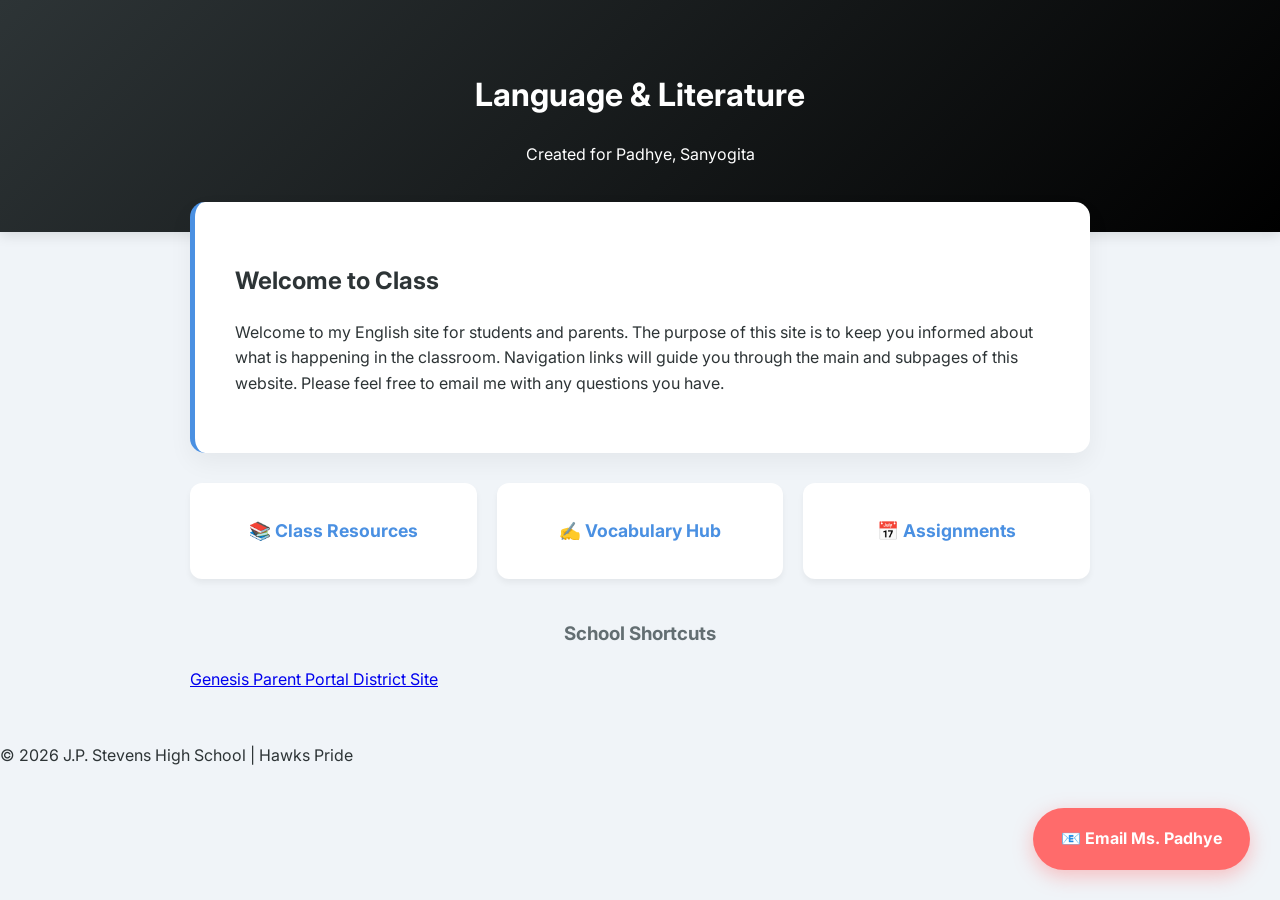
<file: index.html>
<!DOCTYPE html>
<html lang="en">
<head>
    <meta charset="UTF-8">
    <meta name="viewport" content="width=device-width, initial-scale=1.0">
    <title>Language & Literature | J.P. Stevens HS</title>
    <link rel="stylesheet" href="style.css">
    <link href="https://fonts.googleapis.com/css2?family=Inter:wght@400;600;800&display=swap" rel="stylesheet">
</head>
<body>

    <header>
        <h1>Language & Literature</h1>
        <p>Created for Padhye, Sanyogita</p>
        
    </header>

    <main class="container">
        <section class="welcome-box">
            <h2>Welcome to Class</h2>
            <p>Welcome to my English site for students and parents. The purpose of this site is to keep you informed about what is happening in the classroom. Navigation links will guide you through the main and subpages of this website. Please feel free to email me with any questions you have.</p>
        </section>

        <nav class="nav-grid">
            <a href="resources.html" class="nav-button">📚 Class Resources</a>
            <a href="vocabulary.html" class="nav-button">✍️ Vocabulary Hub</a>
            <a href="assignments.html" class="nav-button">📅 Assignments</a>
        </nav>

        <h3 style="text-align: center; margin-top: 40px; color: #636e72;">School Shortcuts</h3>
        <div class="jps-links">
           <a href="https://parents.edison.k12.nj.us/genesis/parents?tab1=studentdata&tab2=studentsummary&studentid=3047554&action=form" 
       target="_blank" 
       class="jps-tag">
       Genesis Parent Portal
    </a>
            <a href="https://www.edison.k12.nj.us" target="_blank" class="jps-tag">District Site</a>
        </div>
    </main>

    <footer>
        <p>&copy; 2026 J.P. Stevens High School | Hawks Pride</p>
    </footer>

    <a href="mailto:sanyogita.padhye@edison.k12.nj.us" class="email-float">📧 Email Ms. Padhye</a>

</body>
</html>
</file>
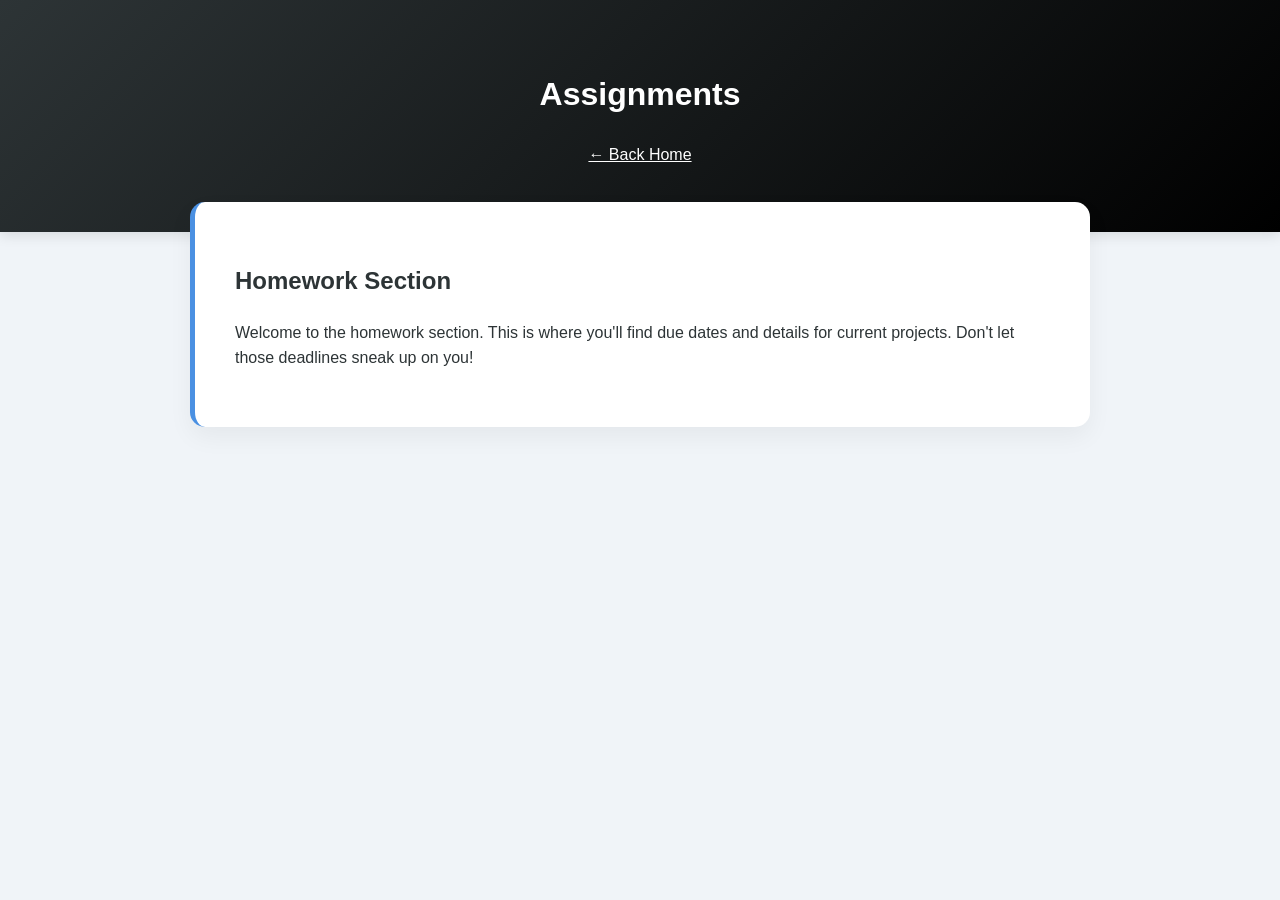
<file: assignments.html>
<!DOCTYPE html>
<html lang="en">
<head>
    <meta charset="UTF-8"><title>Assignments</title>
    <link rel="stylesheet" href="style.css">
</head>
<body>
    <header><h1>Assignments</h1><p><a href="index.html" style="color:white">← Back Home</a></p></header>
    <main class="container">
        <div class="welcome-box">
            <h2>Homework Section</h2>
            <p>Welcome to the homework section. This is where you'll find due dates and details for current projects. Don't let those deadlines sneak up on you!</p>
        </div>
    </main>
</body>
</html>
</file>
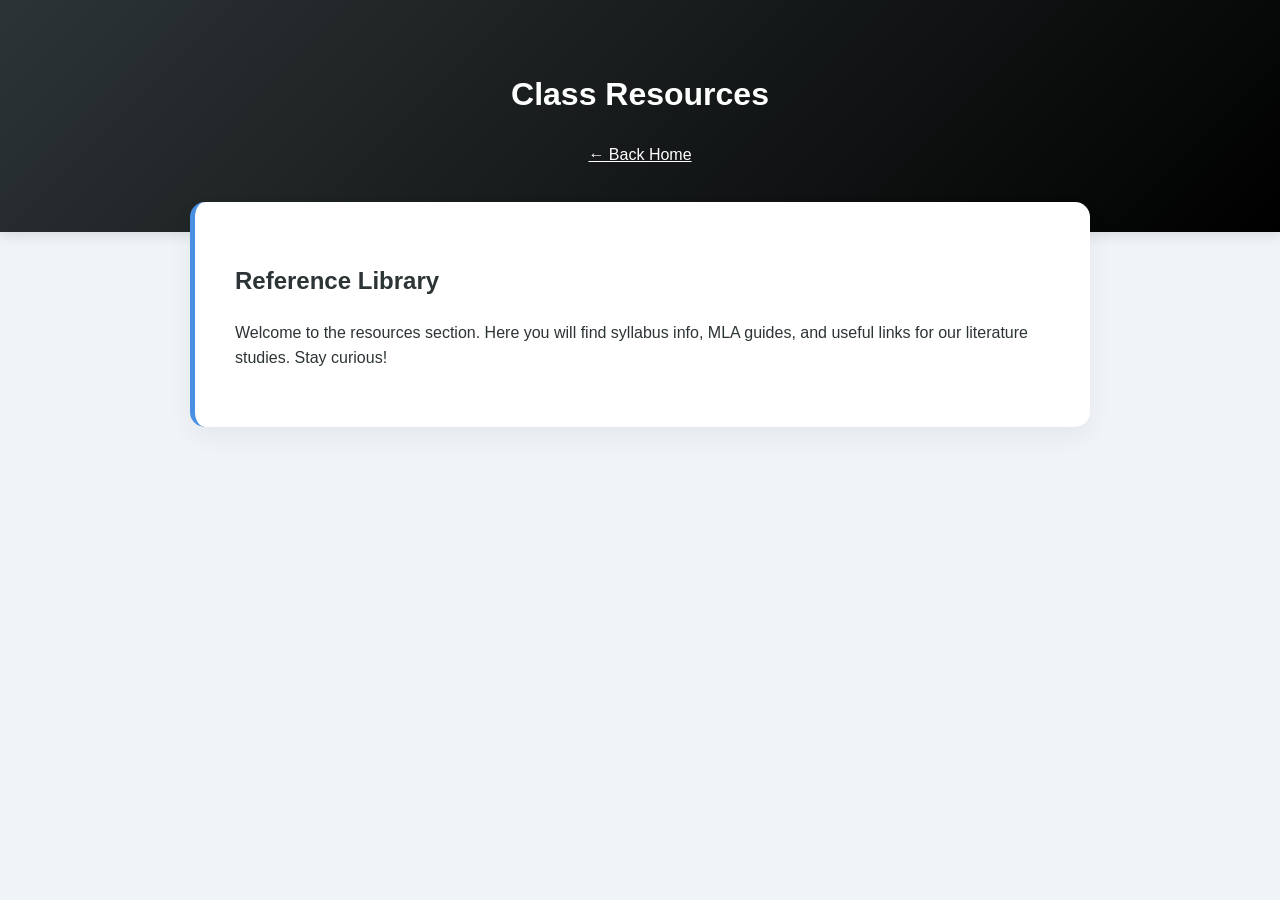
<file: resources.html>
<!DOCTYPE html>
<html lang="en">
<head>
    <meta charset="UTF-8"><title>Class Resources</title>
    <link rel="stylesheet" href="style.css">
</head>
<body>
    <header><h1>Class Resources</h1><p><a href="index.html" style="color:white">← Back Home</a></p></header>
    <main class="container">
        <div class="welcome-box">
            <h2>Reference Library</h2>
            <p>Welcome to the resources section. Here you will find syllabus info, MLA guides, and useful links for our literature studies. Stay curious!</p>
        </div>
        </main>
</body>
</html>
</file>
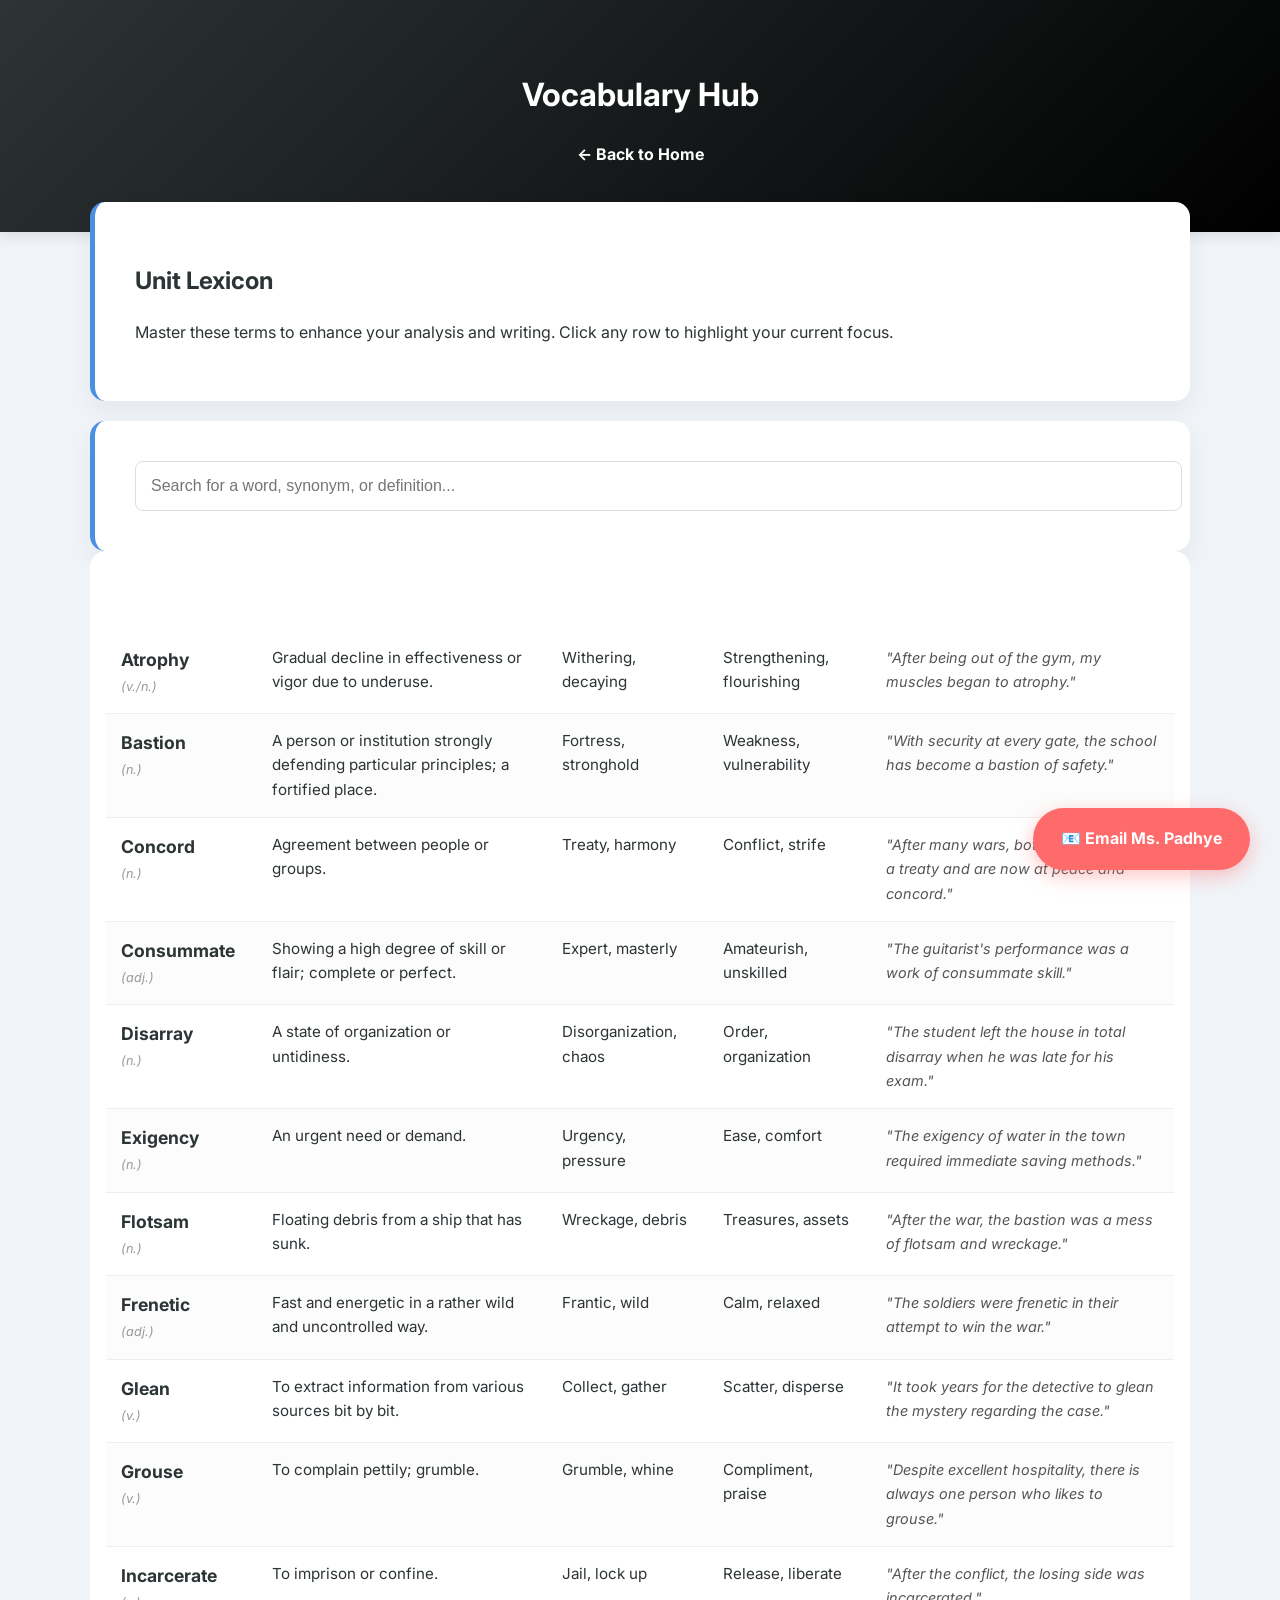
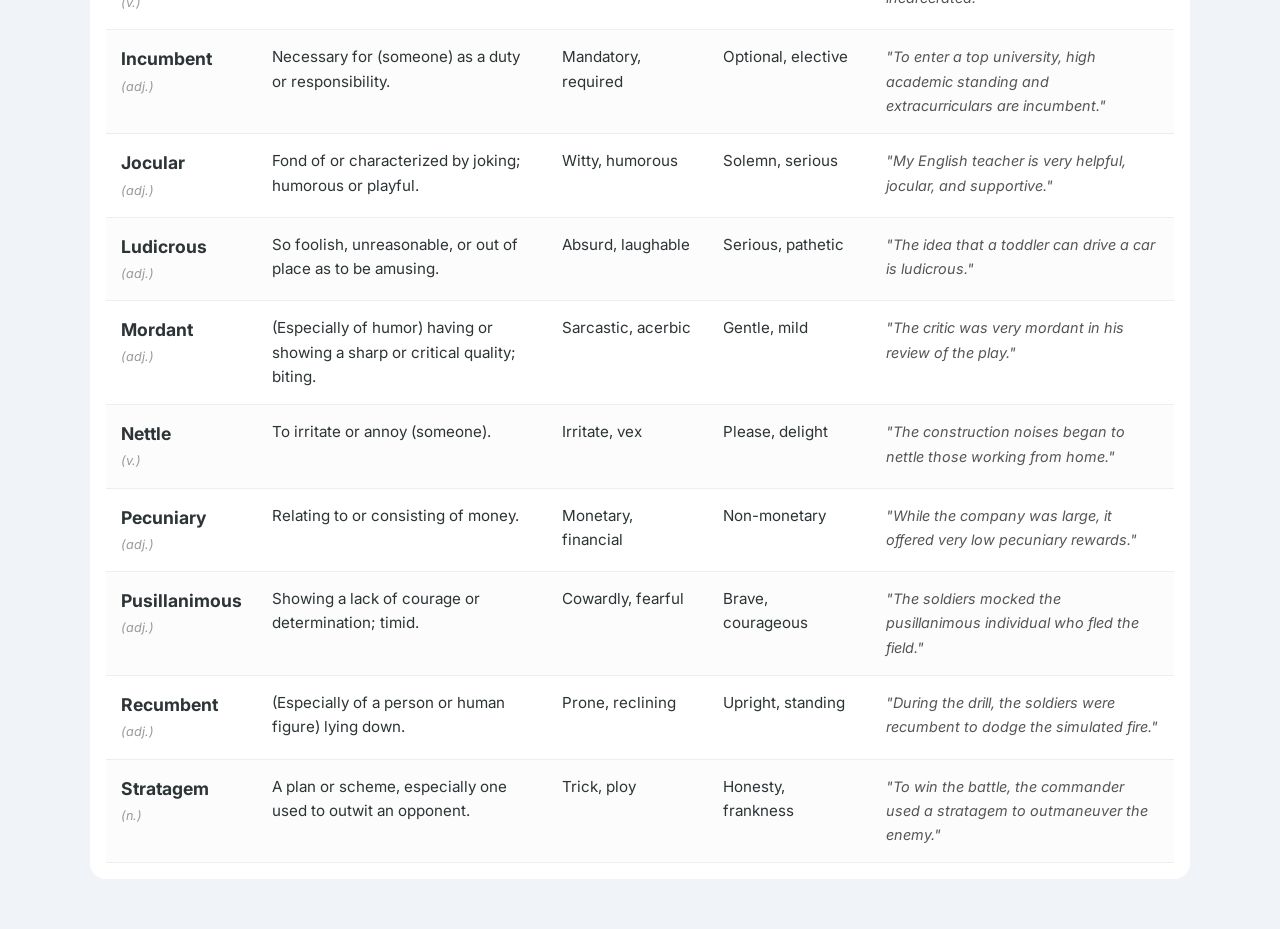
<file: vocabulary.html>
<!DOCTYPE html>
<html lang="en">
<head>
    <meta charset="UTF-8">
    <meta name="viewport" content="width=device-width, initial-scale=1.0">
    <title>Vocabulary Hub | Lang & Lit</title>
    <link rel="stylesheet" href="style.css">
    <link href="https://fonts.googleapis.com/css2?family=Inter:wght@400;700&display=swap" rel="stylesheet">
</head>
<body>

    <header>
        <h1>Vocabulary Hub</h1>
        <p><a href="index.html" style="color: var(--accent); text-decoration: none; font-weight: bold;">← Back to Home</a></p>
    </header>

    <main class="container" style="max-width: 1100px;">
        <div class="welcome-box">
            <h2>Unit Lexicon</h2>
            <p>Master these terms to enhance your analysis and writing. Click any row to highlight your current focus.</p>
        </div>

        <div class="welcome-box" style="margin-top: 20px;">
    <input type="text" id="vocabSearch" onkeyup="filterTable()" placeholder="Search for a word, synonym, or definition..." style="width: 100%; padding: 15px; border-radius: 8px; border: 1px solid #ddd; font-size: 1rem;">
</div>
        <div class="table-container">
            <table class="vocab-table">
                <thead>
                    <tr>
                        <th>Word & Type</th>
                        <th>Definition</th>
                        <th>Synonyms</th>
                        <th>Antonyms</th>
                        <th>Usage</th>
                    </tr>
                </thead>
                <tbody>
                    <tr>
                        <td><strong>Atrophy</strong><br><small>(v./n.)</small></td>
                        <td>Gradual decline in effectiveness or vigor due to underuse.</td>
                        <td>Withering, decaying</td>
                        <td>Strengthening, flourishing</td>
                        <td><em>"After being out of the gym, my muscles began to atrophy."</em></td>
                    </tr>
                    <tr>
                        <td><strong>Bastion</strong><br><small>(n.)</small></td>
                        <td>A person or institution strongly defending particular principles; a fortified place.</td>
                        <td>Fortress, stronghold</td>
                        <td>Weakness, vulnerability</td>
                        <td><em>"With security at every gate, the school has become a bastion of safety."</em></td>
                    </tr>
                    <tr>
                        <td><strong>Concord</strong><br><small>(n.)</small></td>
                        <td>Agreement between people or groups.</td>
                        <td>Treaty, harmony</td>
                        <td>Conflict, strife</td>
                        <td><em>"After many wars, both nations signed a treaty and are now at peace and concord."</em></td>
                    </tr>
                    <tr>
                        <td><strong>Consummate</strong><br><small>(adj.)</small></td>
                        <td>Showing a high degree of skill or flair; complete or perfect.</td>
                        <td>Expert, masterly</td>
                        <td>Amateurish, unskilled</td>
                        <td><em>"The guitarist's performance was a work of consummate skill."</em></td>
                    </tr>
                    <tr>
                        <td><strong>Disarray</strong><br><small>(n.)</small></td>
                        <td>A state of organization or untidiness.</td>
                        <td>Disorganization, chaos</td>
                        <td>Order, organization</td>
                        <td><em>"The student left the house in total disarray when he was late for his exam."</em></td>
                    </tr>
                    <tr>
                        <td><strong>Exigency</strong><br><small>(n.)</small></td>
                        <td>An urgent need or demand.</td>
                        <td>Urgency, pressure</td>
                        <td>Ease, comfort</td>
                        <td><em>"The exigency of water in the town required immediate saving methods."</em></td>
                    </tr>
                    <tr>
                        <td><strong>Flotsam</strong><br><small>(n.)</small></td>
                        <td>Floating debris from a ship that has sunk.</td>
                        <td>Wreckage, debris</td>
                        <td>Treasures, assets</td>
                        <td><em>"After the war, the bastion was a mess of flotsam and wreckage."</em></td>
                    </tr>
                    <tr>
                        <td><strong>Frenetic</strong><br><small>(adj.)</small></td>
                        <td>Fast and energetic in a rather wild and uncontrolled way.</td>
                        <td>Frantic, wild</td>
                        <td>Calm, relaxed</td>
                        <td><em>"The soldiers were frenetic in their attempt to win the war."</em></td>
                    </tr>
                    <tr>
                        <td><strong>Glean</strong><br><small>(v.)</small></td>
                        <td>To extract information from various sources bit by bit.</td>
                        <td>Collect, gather</td>
                        <td>Scatter, disperse</td>
                        <td><em>"It took years for the detective to glean the mystery regarding the case."</em></td>
                    </tr>
                    <tr>
                        <td><strong>Grouse</strong><br><small>(v.)</small></td>
                        <td>To complain pettily; grumble.</td>
                        <td>Grumble, whine</td>
                        <td>Compliment, praise</td>
                        <td><em>"Despite excellent hospitality, there is always one person who likes to grouse."</em></td>
                    </tr>
                    <tr>
                        <td><strong>Incarcerate</strong><br><small>(v.)</small></td>
                        <td>To imprison or confine.</td>
                        <td>Jail, lock up</td>
                        <td>Release, liberate</td>
                        <td><em>"After the conflict, the losing side was incarcerated."</em></td>
                    </tr>
                    <tr>
                        <td><strong>Incumbent</strong><br><small>(adj.)</small></td>
                        <td>Necessary for (someone) as a duty or responsibility.</td>
                        <td>Mandatory, required</td>
                        <td>Optional, elective</td>
                        <td><em>"To enter a top university, high academic standing and extracurriculars are incumbent."</em></td>
                    </tr>
                    <tr>
                        <td><strong>Jocular</strong><br><small>(adj.)</small></td>
                        <td>Fond of or characterized by joking; humorous or playful.</td>
                        <td>Witty, humorous</td>
                        <td>Solemn, serious</td>
                        <td><em>"My English teacher is very helpful, jocular, and supportive."</em></td>
                    </tr>
                    <tr>
                        <td><strong>Ludicrous</strong><br><small>(adj.)</small></td>
                        <td>So foolish, unreasonable, or out of place as to be amusing.</td>
                        <td>Absurd, laughable</td>
                        <td>Serious, pathetic</td>
                        <td><em>"The idea that a toddler can drive a car is ludicrous."</em></td>
                    </tr>
                    <tr>
                        <td><strong>Mordant</strong><br><small>(adj.)</small></td>
                        <td>(Especially of humor) having or showing a sharp or critical quality; biting.</td>
                        <td>Sarcastic, acerbic</td>
                        <td>Gentle, mild</td>
                        <td><em>"The critic was very mordant in his review of the play."</em></td>
                    </tr>
                    <tr>
                        <td><strong>Nettle</strong><br><small>(v.)</small></td>
                        <td>To irritate or annoy (someone).</td>
                        <td>Irritate, vex</td>
                        <td>Please, delight</td>
                        <td><em>"The construction noises began to nettle those working from home."</em></td>
                    </tr>
                    <tr>
                        <td><strong>Pecuniary</strong><br><small>(adj.)</small></td>
                        <td>Relating to or consisting of money.</td>
                        <td>Monetary, financial</td>
                        <td>Non-monetary</td>
                        <td><em>"While the company was large, it offered very low pecuniary rewards."</em></td>
                    </tr>
                    <tr>
                        <td><strong>Pusillanimous</strong><br><small>(adj.)</small></td>
                        <td>Showing a lack of courage or determination; timid.</td>
                        <td>Cowardly, fearful</td>
                        <td>Brave, courageous</td>
                        <td><em>"The soldiers mocked the pusillanimous individual who fled the field."</em></td>
                    </tr>
                    <tr>
                        <td><strong>Recumbent</strong><br><small>(adj.)</small></td>
                        <td>(Especially of a person or human figure) lying down.</td>
                        <td>Prone, reclining</td>
                        <td>Upright, standing</td>
                        <td><em>"During the drill, the soldiers were recumbent to dodge the simulated fire."</em></td>
                    </tr>
                    <tr>
                        <td><strong>Stratagem</strong><br><small>(n.)</small></td>
                        <td>A plan or scheme, especially one used to outwit an opponent.</td>
                        <td>Trick, ploy</td>
                        <td>Honesty, frankness</td>
                        <td><em>"To win the battle, the commander used a stratagem to outmaneuver the enemy."</em></td>
                    </tr>
                </tbody>
            </table>
        </div>
    </main>

    <a href="mailto:sanyogita.padhye@edison.k12.nj.us" class="email-float">📧 Email Ms. Padhye</a>

    <script>
function filterTable() {
    // Get the search input and the table
    let input = document.getElementById("vocabSearch");
    let filter = input.value.toUpperCase();
    let table = document.querySelector(".vocab-table");
    let tr = table.getElementsByTagName("tr");

    // Loop through all table rows (skipping the header)
    for (let i = 1; i < tr.length; i++) {
        let textContent = tr[i].textContent || tr[i].innerText;
        if (textContent.toUpperCase().indexOf(filter) > -1) {
            tr[i].style.display = "";
        } else {
            tr[i].style.display = "none";
        }
    }
}
</script>
</body>
</html>
</file>
<file: style.css>
:root {
    --primary-color: #4a90e2; /* Bright Blue */
    --accent-color: #ff6b6b;  /* Coral Pink */
    --bg-color: #f0f4f8;
    --text-dark: #2d3436;
    --white: #ffffff;
}

body {
    font-family: 'Inter', -apple-system, BlinkMacSystemFont, sans-serif;
    background-color: var(--bg-color);
    color: var(--text-dark);
    margin: 0;
    line-height: 1.6;
}

header {
    background: linear-gradient(135deg, #2d3436 0%, #000000 100%);
    color: var(--white);
    padding: 3rem 1rem;
    text-align: center;
    box-shadow: 0 4px 12px rgba(0,0,0,0.1);
}

.container {
    max-width: 900px;
    margin: -30px auto 50px; /* Pulls the first box slightly into the header */
    padding: 0 20px;
}

.welcome-box {
    background: var(--white);
    padding: 2.5rem;
    border-radius: 15px;
    box-shadow: 0 10px 25px rgba(0,0,0,0.05);
    border-left: 5px solid var(--primary-color);
    transition: transform 0.3s ease;
}

/* The "Alive" Hover Effect */
.welcome-box:hover {
    transform: translateY(-5px);
}

.nav-grid {
    display: grid;
    grid-template-columns: repeat(auto-fit, minmax(250px, 1fr));
    gap: 20px;
    margin-top: 30px;
}

.nav-button {
    background: var(--white);
    color: var(--primary-color);
    text-decoration: none;
    padding: 2rem;
    text-align: center;
    border-radius: 12px;
    font-weight: 700;
    font-size: 1.1rem;
    border: 2px solid transparent;
    box-shadow: 0 4px 6px rgba(0,0,0,0.05);
    transition: all 0.3s cubic-bezier(0.25, 0.8, 0.25, 1);
    display: flex;
    align-items: center;
    justify-content: center;
}

/* Floating Animation for Buttons */
.nav-button:hover {
    background: var(--primary-color);
    color: var(--white);
    transform: translateY(-8px);
    box-shadow: 0 12px 20px rgba(74, 144, 226, 0.3);
    border-color: var(--primary-color);
}

/* Glowing Email Button */
.email-float {
    position: fixed;
    bottom: 30px;
    right: 30px;
    background: var(--accent-color);
    color: var(--white);
    padding: 18px 28px;
    border-radius: 50px;
    text-decoration: none;
    font-weight: bold;
    box-shadow: 0 6px 20px rgba(255, 107, 107, 0.4);
    transition: all 0.3s ease;
    z-index: 1000;
}

.email-float:hover {
    transform: scale(1.1) rotate(-2deg);
    background: #ff5252;
    box-shadow: 0 8px 25px rgba(255, 107, 107, 0.6);
}
/* Table Layout */
.table-container {
    background: white;
    padding: 1rem;
    border-radius: 16px;
    box-shadow: var(--shadow);
    overflow-x: auto; /* Makes it scrollable on phones */
}

.vocab-table {
    width: 100%;
    border-collapse: collapse;
    margin-top: 10px;
}

.vocab-table th {
    background: var(--dark);
    color: white;
    text-align: left;
    padding: 15px;
    font-size: 0.9rem;
    text-transform: uppercase;
}

.vocab-table td {
    padding: 15px;
    border-bottom: 1px solid #eee;
    vertical-align: top;
    font-size: 0.95rem;
}

/* Zebra Striping for readability */
.vocab-table tr:nth-child(even) {
    background-color: #fcfcfc;
}

.vocab-table tr:hover {
    background-color: #f1f8ff;
    cursor: default;
}

.vocab-table strong {
    color: var(--primary);
    font-size: 1.1rem;
}

.vocab-table small {
    color: #999;
    font-style: italic;
}

.vocab-table em {
    color: #555;
    font-size: 0.9rem;
}
</file>
